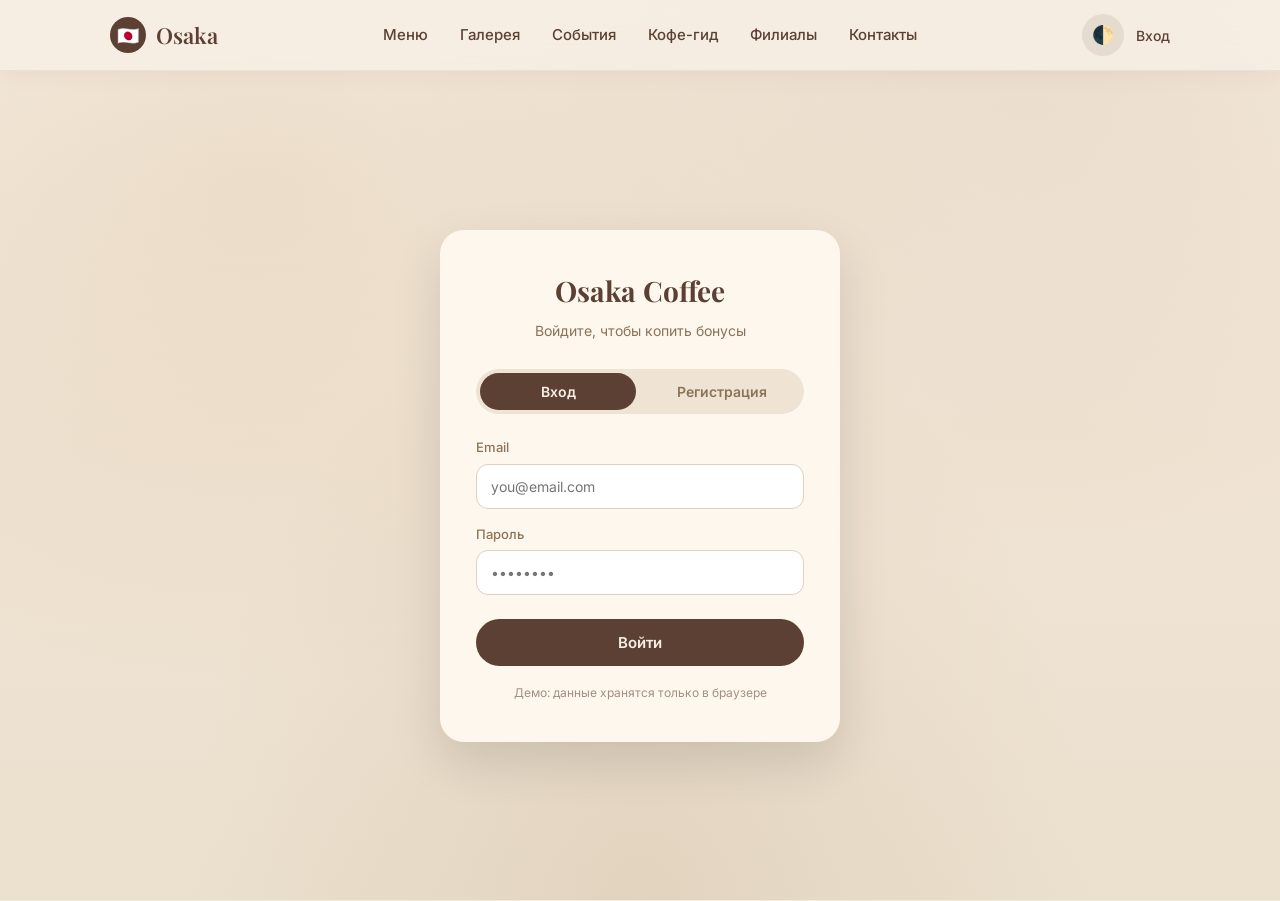
<file: account.html>
<!DOCTYPE html>
<html lang="ru">
<head>
  <meta charset="UTF-8">
  <meta name="viewport" content="width=device-width, initial-scale=1.0">
  <title>Кабинет — Osaka Coffee</title>
  <link href="https://fonts.googleapis.com/css2?family=Playfair+Display:wght@500;600;700&family=Inter:wght@400;500;600&display=swap" rel="stylesheet">
  <link rel="stylesheet" href="style.css">
  <style>
    .account-page {
      padding: 50px 20px 80px;
      max-width: 640px;
      margin: 0 auto;
    }
    .account-card {
      background: rgba(255,248,240,0.97);
      border-radius: 24px;
      padding: 32px 28px;
      box-shadow: 0 16px 40px rgba(0,0,0,0.1);
      margin-bottom: 24px;
    }
    .account-top {
      text-align: center;
      margin-bottom: 24px;
    }
    .account-avatar {
      width: 72px; height: 72px;
      background: #5c4033;
      color: #f7efe4;
      border-radius: 50%;
      display: flex; align-items: center; justify-content: center;
      font-size: 28px; font-weight: 600;
      margin: 0 auto 14px;
    }
    .account-card h1 {
      font-family: 'Playfair Display', serif;
      font-size: 24px;
      color: #5c4033;
      margin-bottom: 4px;
    }
    .account-email { color: #8b7355; font-size: 14px; }

    .stats {
      display: grid;
      grid-template-columns: 1fr 1fr;
      gap: 12px;
      margin-bottom: 20px;
    }
    .stat {
      background: #efe4d4;
      border-radius: 14px;
      padding: 16px;
      text-align: center;
    }
    .stat .label { font-size: 12px; color: #8b7355; margin-bottom: 4px; }
    .stat .value { font-size: 22px; font-weight: 700; color: #5c4033; }

    .account-actions {
      display: flex;
      flex-direction: column;
      gap: 10px;
    }
    .account-actions a,
    .account-actions button {
      display: block;
      width: 100%;
      padding: 13px;
      border-radius: 30px;
      font-size: 14px;
      font-weight: 600;
      text-decoration: none;
      border: none;
      cursor: pointer;
      font-family: inherit;
      text-align: center;
    }
    .btn-main { background: #5c4033; color: #f7efe4; }
    .btn-main:hover { background: #3d2b1f; }
    .btn-out {
      background: transparent;
      color: #8b7355;
      border: 1.5px solid #d4c4b0 !important;
    }

    .orders-title {
      font-family: 'Playfair Display', serif;
      font-size: 20px;
      color: #5c4033;
      margin-bottom: 14px;
    }
    .order-item {
      background: #fff;
      border-radius: 14px;
      padding: 16px;
      margin-bottom: 12px;
      border: 1px solid rgba(92,64,51,0.08);
    }
    .order-head {
      display: flex;
      justify-content: space-between;
      align-items: center;
      margin-bottom: 10px;
      gap: 10px;
      flex-wrap: wrap;
    }
    .order-date { font-size: 13px; color: #8b7355; }
    .order-total { font-weight: 700; color: #5c4033; font-size: 15px; }
    .order-lines {
      font-size: 13px;
      color: #5c4033;
      line-height: 1.5;
    }
    .order-lines div { margin-bottom: 2px; }
    .orders-empty {
      text-align: center;
      color: #8b7355;
      padding: 30px 10px;
      font-size: 14px;
    }
  </style>
</head>
<body class="light">
  <header class="header">
    <div class="container header-inner">
      <a href="index.html" class="logo" id="logo">
        <div class="logo-icon">🇯🇵</div>
        <div class="logo-text">Osaka</div>
      </a>
      <nav class="nav" id="nav">
        <a href="index.html#menu" class="nav-link">Меню</a>
        <a href="gallery.html" class="nav-link">Галерея</a>
        <a href="events.html" class="nav-link">События</a>
        <a href="guide.html" class="nav-link">Кофе-гид</a>
        <a href="branches.html" class="nav-link">Филиалы</a>
        <a href="index.html#contacts" class="nav-link">Контакты</a>
      </nav>
      <div class="header-right">
        <button class="theme-btn" id="theme-btn">🌓</button>
        <a href="account.html" class="nav-link" style="font-size:14px;">Кабинет</a>
        <button class="burger" id="burger"><span></span><span></span><span></span></button>
      </div>
    </div>
  </header>

  <div class="account-page">
    <div class="account-card">
      <div class="account-top">
        <div class="account-avatar" id="avatar">?</div>
        <h1 id="user-name">Гость</h1>
        <p class="account-email" id="user-email">—</p>
      </div>

      <div class="stats">
        <div class="stat">
          <div class="label">Бонусы</div>
          <div class="value" id="user-bonuses">0</div>
        </div>
        <div class="stat">
          <div class="label">Заказов</div>
          <div class="value" id="orders-count">0</div>
        </div>
      </div>

      <div class="account-actions">
        <a href="index.html#menu" class="btn-main">В меню</a>
        <button class="btn-out" id="logout-btn">Выйти</button>
      </div>
    </div>

    <div class="account-card">
      <h2 class="orders-title">История заказов</h2>
      <div id="orders-list">
        <div class="orders-empty">Пока нет заказов</div>
      </div>
    </div>
  </div>

  <script src="script.js"></script>
  <script>
    const user = JSON.parse(localStorage.getItem('osaka_user') || 'null');
    if (!user) {
      window.location.href = 'login.html';
    } else {
      document.getElementById('user-name').textContent = user.name;
      document.getElementById('user-email').textContent = user.email;
      document.getElementById('user-bonuses').textContent = user.bonuses || 0;
      document.getElementById('avatar').textContent = (user.name || '?')[0].toUpperCase();

      const allOrders = JSON.parse(localStorage.getItem('osaka_orders') || '[]');
      // заказы этого пользователя (по email) или без аккаунта с тем же телефоном — по email
      const myOrders = allOrders.filter(o => o.email === user.email);

      document.getElementById('orders-count').textContent = myOrders.length;

      const list = document.getElementById('orders-list');
      if (myOrders.length === 0) {
        list.innerHTML = '<div class="orders-empty">Пока нет заказов. Оформите первый из меню!</div>';
      } else {
        list.innerHTML = myOrders.map(o => `
          <div class="order-item">
            <div class="order-head">
              <span class="order-date">${o.date}</span>
              <span class="order-total">${o.total} сом</span>
            </div>
            <div class="order-lines">
              ${o.items.map(i => `<div>${i.name}${i.qty > 1 ? ' ×' + i.qty : ''} — ${i.price}</div>`).join('')}
            </div>
          </div>
        `).join('');
      }
    }

    document.getElementById('logout-btn').addEventListener('click', () => {
      localStorage.removeItem('osaka_user');
      window.location.href = 'login.html';
    });
  </script>
</body>
</html>
</file>
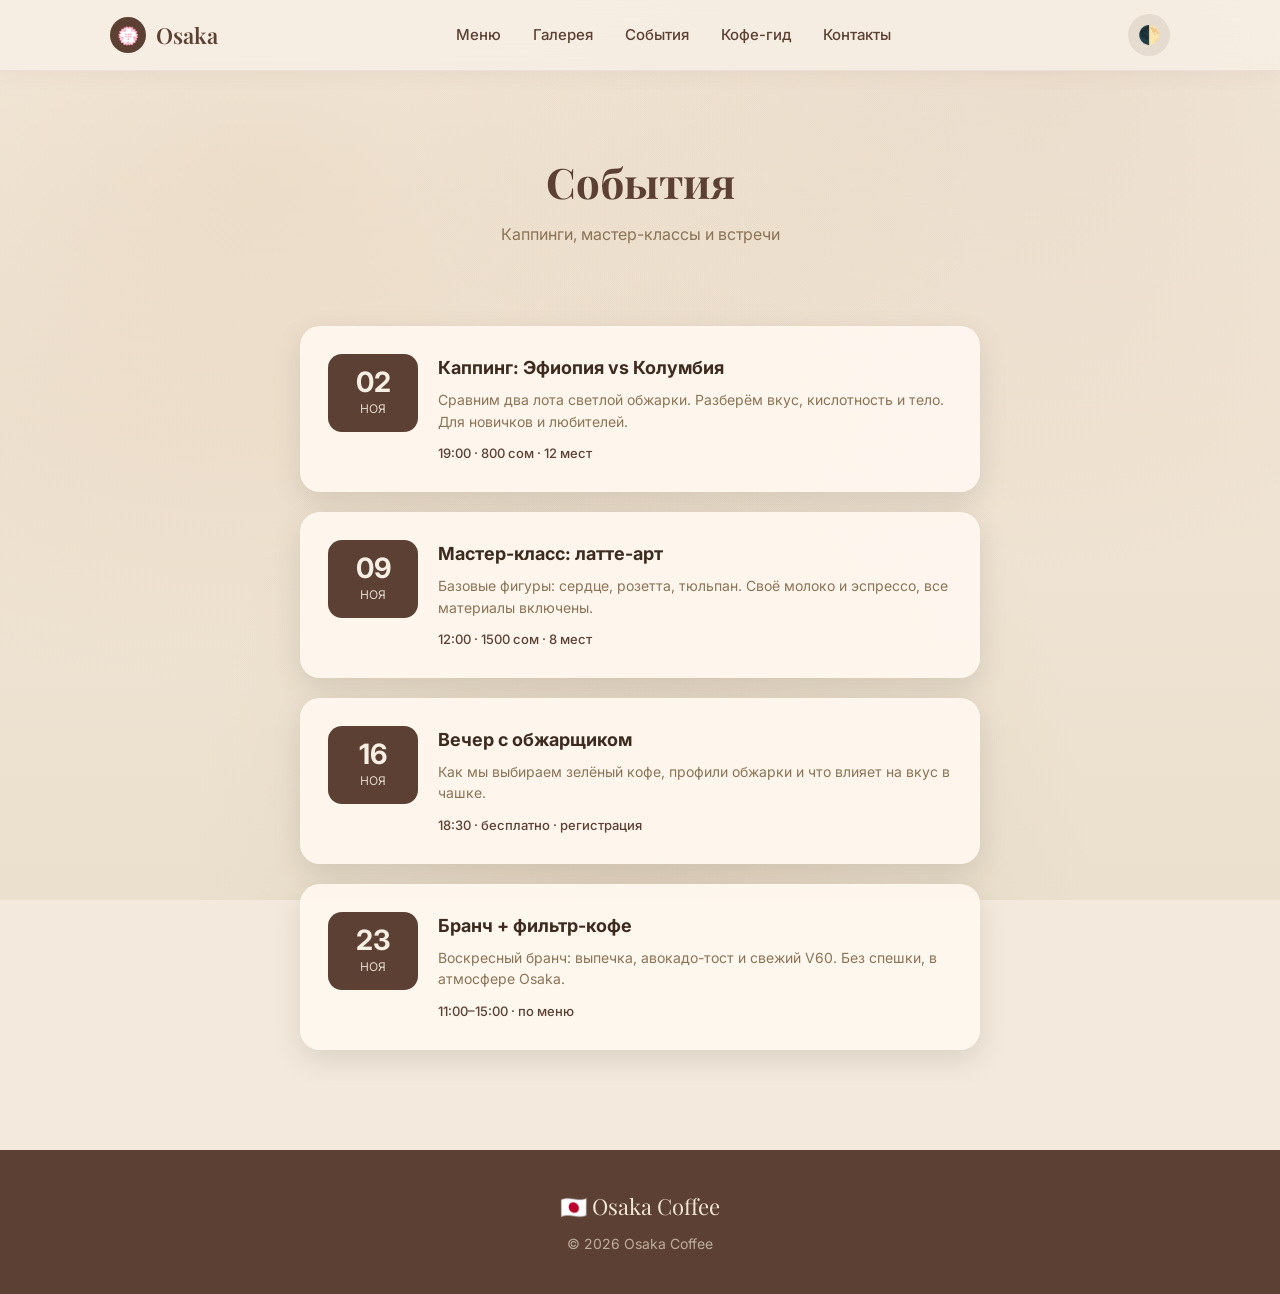
<file: events.html>
<!DOCTYPE html>
<html lang="ru">
<head>
  <meta charset="UTF-8">
  <meta name="viewport" content="width=device-width, initial-scale=1.0">
  <title>События — Osaka Coffee</title>
  <link href="https://fonts.googleapis.com/css2?family=Playfair+Display:wght@500;600;700&family=Inter:wght@400;500;600&display=swap" rel="stylesheet">
  <link rel="stylesheet" href="style.css">
  <style>
    .events-hero { padding: 80px 0 40px; text-align: center; }
    .events-list { max-width: 720px; margin: 0 auto; padding-bottom: 80px; }
    .event-card {
      background: rgba(255,248,240,0.95);
      border-radius: 20px;
      padding: 28px;
      margin-bottom: 20px;
      box-shadow: 0 10px 30px rgba(0,0,0,0.1);
      display: grid;
      grid-template-columns: 90px 1fr;
      gap: 20px;
      align-items: start;
    }
    .event-date {
      background: #5c4033;
      color: #f7efe4;
      border-radius: 14px;
      text-align: center;
      padding: 14px 8px;
    }
    .event-date .day { font-size: 28px; font-weight: 700; line-height: 1; }
    .event-date .month { font-size: 12px; opacity: 0.85; margin-top: 4px; }
    .event-card h3 { font-size: 18px; color: #3d2b1f; margin-bottom: 8px; }
    .event-card p { font-size: 14px; color: #8b7355; line-height: 1.55; margin-bottom: 12px; }
    .event-meta { font-size: 13px; color: #5c4033; font-weight: 500; }
    @media (max-width: 500px) {
      .event-card { grid-template-columns: 1fr; }
      .event-date { display: flex; gap: 10px; align-items: center; justify-content: center; padding: 10px; }
      .event-date .day { font-size: 22px; }
    }
  </style>
</head>
<body class="light">
  <header class="header">
    <div class="container header-inner">
      <a href="index.html" class="logo" id="logo">
        <div class="logo-icon">💮</div>
        <div class="logo-text">Osaka</div>
      </a>
      <nav class="nav" id="nav">
        <a href="index.html#menu" class="nav-link">Меню</a>
        <a href="gallery.html" class="nav-link">Галерея</a>
        <a href="events.html" class="nav-link">События</a>
        <a href="guide.html" class="nav-link">Кофе-гид</a>
        <a href="index.html#contacts" class="nav-link">Контакты</a>
      </nav>
      <div class="header-right">
        <button class="theme-btn" id="theme-btn">🌓</button>
        <button class="burger" id="burger"><span></span><span></span><span></span></button>
      </div>
    </div>
  </header>

  <section class="events-hero container">
    <h1 class="section-title">События</h1>
    <p class="section-subtitle">Каппинги, мастер-классы и встречи</p>
  </section>

  <div class="container events-list">
    <div class="event-card">
      <div class="event-date">
        <div class="day">02</div>
        <div class="month">НОЯ</div>
      </div>
      <div>
        <h3>Каппинг: Эфиопия vs Колумбия</h3>
        <p>Сравним два лота светлой обжарки. Разберём вкус, кислотность и тело. Для новичков и любителей.</p>
        <div class="event-meta">19:00 · 800 сом · 12 мест</div>
      </div>
    </div>

    <div class="event-card">
      <div class="event-date">
        <div class="day">09</div>
        <div class="month">НОЯ</div>
      </div>
      <div>
        <h3>Мастер-класс: латте-арт</h3>
        <p>Базовые фигуры: сердце, розетта, тюльпан. Своё молоко и эспрессо, все материалы включены.</p>
        <div class="event-meta">12:00 · 1500 сом · 8 мест</div>
      </div>
    </div>

    <div class="event-card">
      <div class="event-date">
        <div class="day">16</div>
        <div class="month">НОЯ</div>
      </div>
      <div>
        <h3>Вечер с обжарщиком</h3>
        <p>Как мы выбираем зелёный кофе, профили обжарки и что влияет на вкус в чашке.</p>
        <div class="event-meta">18:30 · бесплатно · регистрация</div>
      </div>
    </div>

    <div class="event-card">
      <div class="event-date">
        <div class="day">23</div>
        <div class="month">НОЯ</div>
      </div>
      <div>
        <h3>Бранч + фильтр-кофе</h3>
        <p>Воскресный бранч: выпечка, авокадо-тост и свежий V60. Без спешки, в атмосфере Osaka.</p>
        <div class="event-meta">11:00–15:00 · по меню</div>
      </div>
    </div>
  </div>

  <footer class="footer">
    <div class="container">
      <div class="footer-logo">🇯🇵 Osaka Coffee</div>
      <p>© 2026 Osaka Coffee</p>
    </div>
  </footer>
  <script src="script.js"></script>
</body>
</html>
</file>
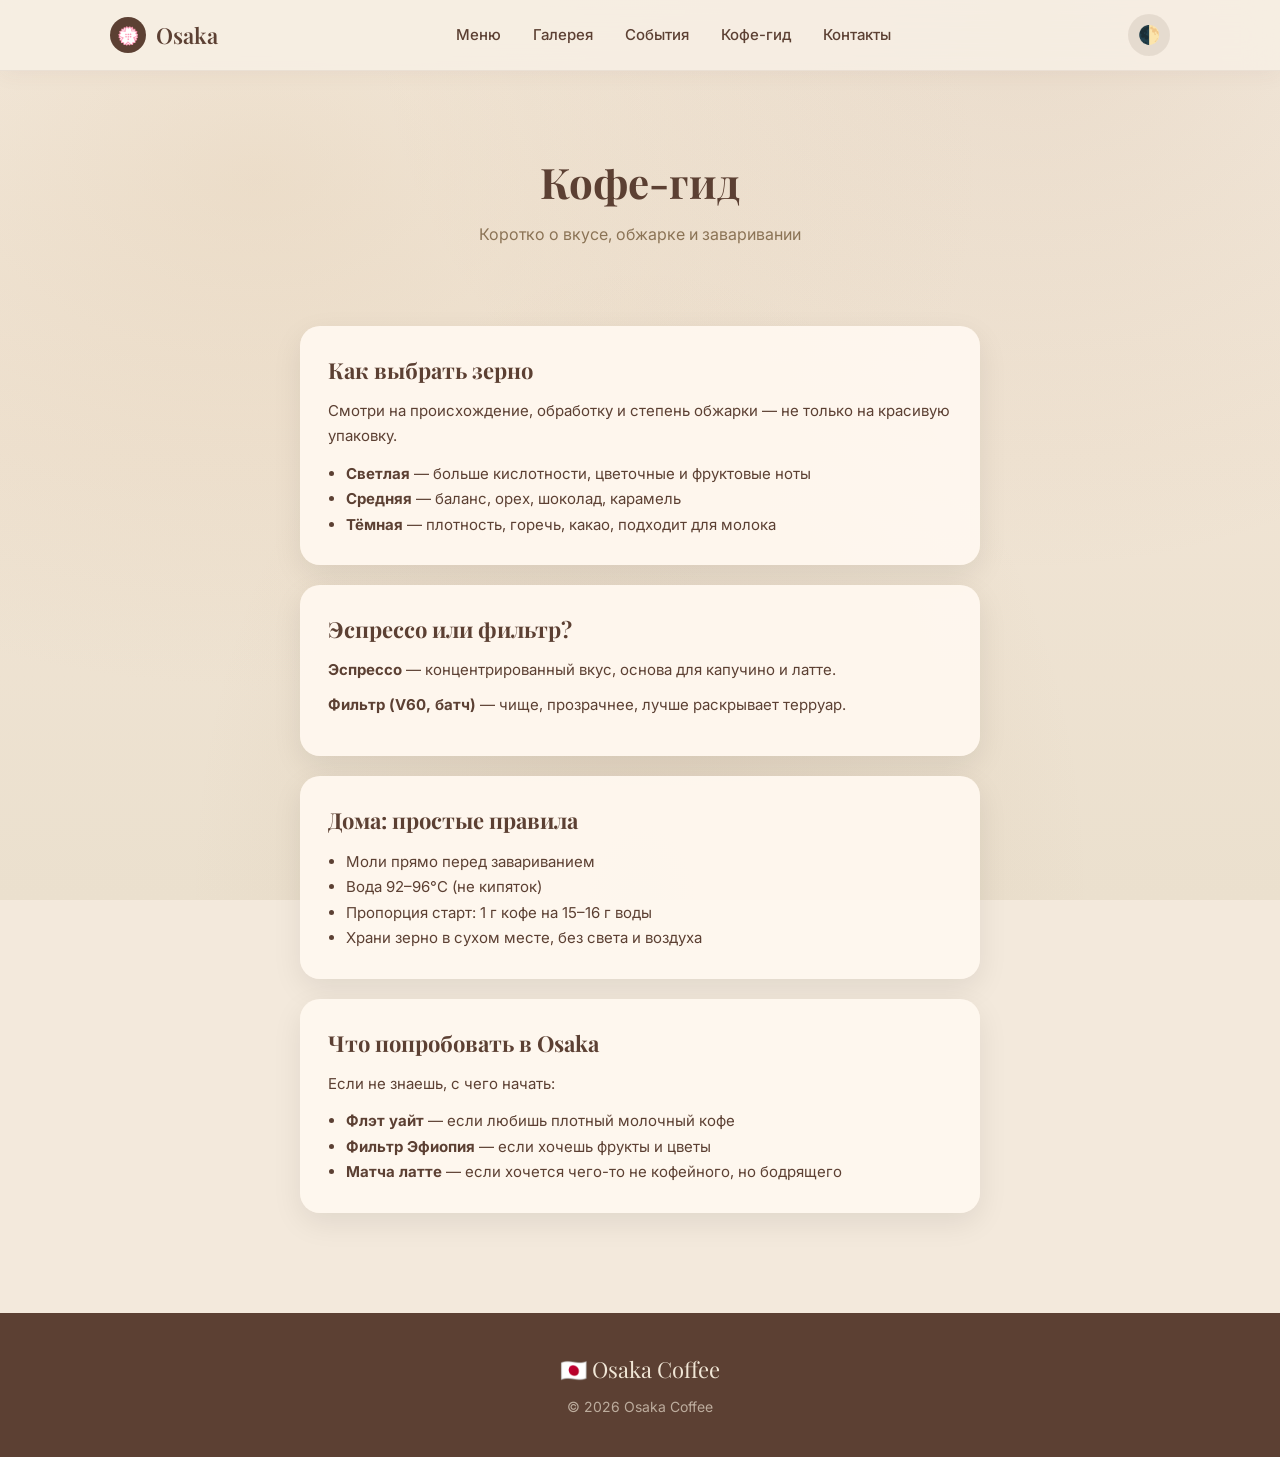
<file: guide.html>
<!DOCTYPE html>
<html lang="ru">
<head>
  <meta charset="UTF-8">
  <meta name="viewport" content="width=device-width, initial-scale=1.0">
  <title>Кофе-гид — Osaka Coffee</title>
  <link href="https://fonts.googleapis.com/css2?family=Playfair+Display:wght@500;600;700&family=Inter:wght@400;500;600&display=swap" rel="stylesheet">
  <link rel="stylesheet" href="style.css">
  <style>
    .guide-hero { padding: 80px 0 40px; text-align: center; }
    .guide-content { max-width: 720px; margin: 0 auto; padding-bottom: 80px; }
    .guide-block {
      background: rgba(255,248,240,0.95);
      border-radius: 20px;
      padding: 28px;
      margin-bottom: 20px;
      box-shadow: 0 10px 30px rgba(0,0,0,0.08);
    }
    .guide-block h3 {
      font-family: 'Playfair Display', serif;
      font-size: 22px;
      color: #5c4033;
      margin-bottom: 12px;
    }
    .guide-block p {
      font-size: 15px;
      color: #5c4033;
      line-height: 1.65;
      margin-bottom: 10px;
    }
    .guide-block ul {
      margin: 12px 0 0 18px;
      color: #5c4033;
      font-size: 15px;
      line-height: 1.7;
    }
  </style>
</head>
<body class="light">
  <header class="header">
    <div class="container header-inner">
      <a href="index.html" class="logo" id="logo">
        <div class="logo-icon">💮</div>
        <div class="logo-text">Osaka</div>
      </a>
      <nav class="nav" id="nav">
        <a href="index.html#menu" class="nav-link">Меню</a>
        <a href="gallery.html" class="nav-link">Галерея</a>
        <a href="events.html" class="nav-link">События</a>
        <a href="guide.html" class="nav-link">Кофе-гид</a>
        <a href="index.html#contacts" class="nav-link">Контакты</a>
      </nav>
      <div class="header-right">
        <button class="theme-btn" id="theme-btn">🌓</button>
        <button class="burger" id="burger"><span></span><span></span><span></span></button>
      </div>
    </div>
  </header>

  <section class="guide-hero container">
    <h1 class="section-title">Кофе-гид</h1>
    <p class="section-subtitle">Коротко о вкусе, обжарке и заваривании</p>
  </section>

  <div class="container guide-content">
    <div class="guide-block">
      <h3>Как выбрать зерно</h3>
      <p>Смотри на происхождение, обработку и степень обжарки — не только на красивую упаковку.</p>
      <ul>
        <li><strong>Светлая</strong> — больше кислотности, цветочные и фруктовые ноты</li>
        <li><strong>Средняя</strong> — баланс, орех, шоколад, карамель</li>
        <li><strong>Тёмная</strong> — плотность, горечь, какао, подходит для молока</li>
      </ul>
    </div>

    <div class="guide-block">
      <h3>Эспрессо или фильтр?</h3>
      <p><strong>Эспрессо</strong> — концентрированный вкус, основа для капучино и латте.</p>
      <p><strong>Фильтр (V60, батч)</strong> — чище, прозрачнее, лучше раскрывает терруар.</p>
    </div>

    <div class="guide-block">
      <h3>Дома: простые правила</h3>
      <ul>
        <li>Моли прямо перед завариванием</li>
        <li>Вода 92–96°C (не кипяток)</li>
        <li>Пропорция старт: 1 г кофе на 15–16 г воды</li>
        <li>Храни зерно в сухом месте, без света и воздуха</li>
      </ul>
    </div>

    <div class="guide-block">
      <h3>Что попробовать в Osaka</h3>
      <p>Если не знаешь, с чего начать:</p>
      <ul>
        <li><strong>Флэт уайт</strong> — если любишь плотный молочный кофе</li>
        <li><strong>Фильтр Эфиопия</strong> — если хочешь фрукты и цветы</li>
        <li><strong>Матча латте</strong> — если хочется чего-то не кофейного, но бодрящего</li>
      </ul>
    </div>
  </div>

  <footer class="footer">
    <div class="container">
      <div class="footer-logo">🇯🇵 Osaka Coffee</div>
      <p>© 2026 Osaka Coffee</p>
    </div>
  </footer>
  <script src="script.js"></script>
</body>
</html>
</file>
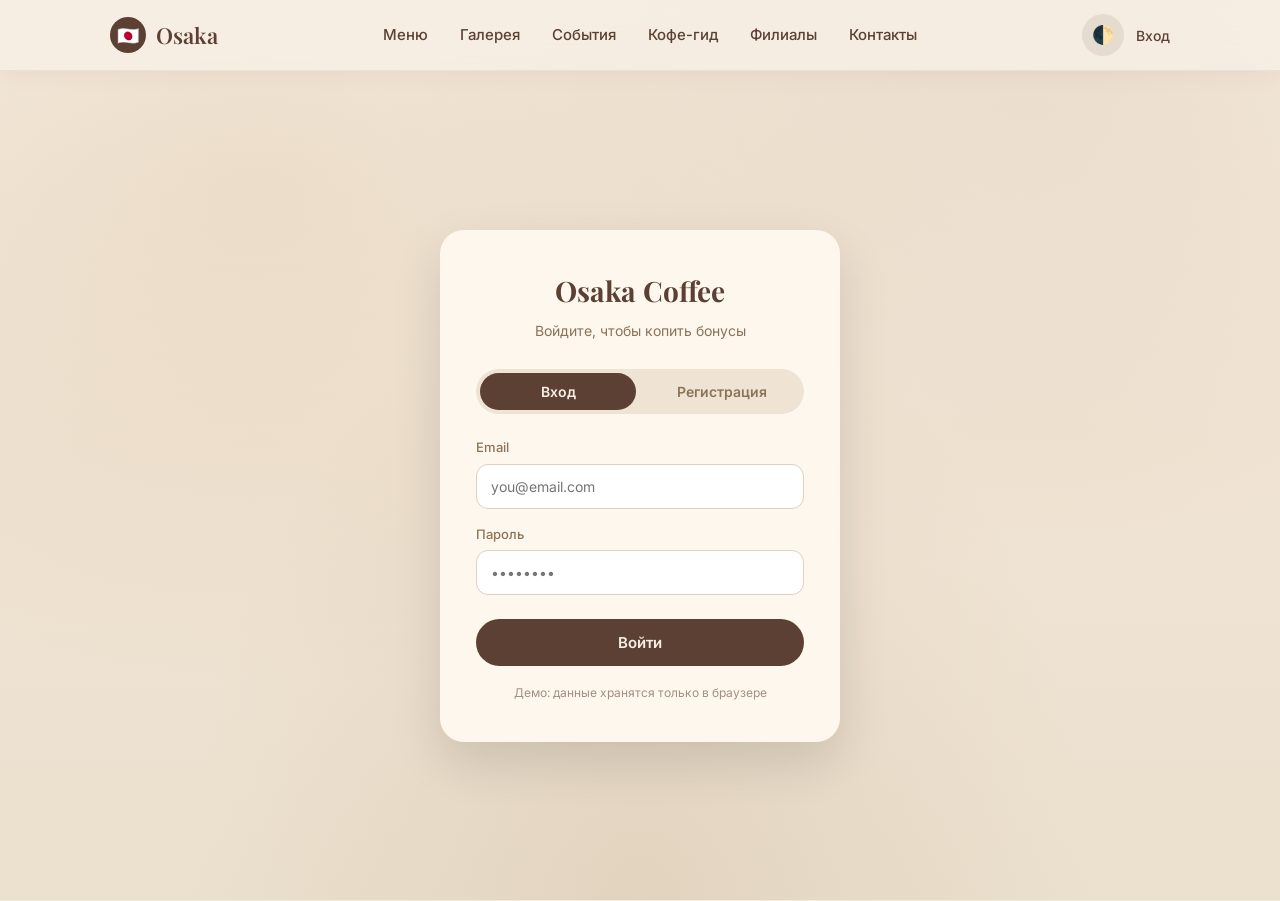
<file: login.html>
<!DOCTYPE html>
<html lang="ru">
<head>
  <meta charset="UTF-8">
  <meta name="viewport" content="width=device-width, initial-scale=1.0">
  <title>Вход — Osaka Coffee</title>
  <link href="https://fonts.googleapis.com/css2?family=Playfair+Display:wght@500;600;700&family=Inter:wght@400;500;600&display=swap" rel="stylesheet">
  <link rel="stylesheet" href="style.css">
  <style>
    .auth-page {
      min-height: calc(100vh - 70px);
      display: flex;
      align-items: center;
      justify-content: center;
      padding: 40px 20px;
    }
    .auth-card {
      background: rgba(255, 248, 240, 0.97);
      border-radius: 24px;
      padding: 40px 36px;
      width: 100%;
      max-width: 400px;
      box-shadow: 0 20px 50px rgba(0,0,0,0.12);
    }
    .auth-card h1 {
      font-family: 'Playfair Display', serif;
      font-size: 28px;
      color: #5c4033;
      text-align: center;
      margin-bottom: 8px;
    }
    .auth-sub {
      text-align: center;
      color: #8b7355;
      font-size: 14px;
      margin-bottom: 28px;
    }
    .auth-tabs {
      display: flex;
      gap: 8px;
      margin-bottom: 24px;
      background: #efe4d4;
      padding: 4px;
      border-radius: 30px;
    }
    .auth-tab {
      flex: 1;
      border: none;
      background: transparent;
      padding: 10px;
      border-radius: 26px;
      font-size: 14px;
      font-weight: 600;
      color: #8b7355;
      cursor: pointer;
      font-family: inherit;
      transition: all 0.2s;
    }
    .auth-tab.active {
      background: #5c4033;
      color: #f7efe4;
    }
    .auth-form { display: none; }
    .auth-form.active { display: block; }
    .field {
      margin-bottom: 16px;
    }
    .field label {
      display: block;
      font-size: 13px;
      color: #8b7355;
      margin-bottom: 6px;
      font-weight: 500;
    }
    .field input {
      width: 100%;
      padding: 13px 14px;
      border: 1.5px solid #e0d0bc;
      border-radius: 12px;
      font-size: 14px;
      font-family: inherit;
      color: #3d2b1f;
      background: #fff;
      outline: none;
      transition: border-color 0.2s;
    }
    .field input:focus {
      border-color: #c4a484;
    }
    .auth-error {
      background: #fde8e8;
      color: #b33;
      font-size: 13px;
      padding: 10px 12px;
      border-radius: 10px;
      margin-bottom: 14px;
      display: none;
    }
    .auth-error.show { display: block; }
    .auth-success {
      background: #e6f4ea;
      color: #1e7a3a;
      font-size: 13px;
      padding: 10px 12px;
      border-radius: 10px;
      margin-bottom: 14px;
      display: none;
    }
    .auth-success.show { display: block; }
    .auth-submit {
      width: 100%;
      padding: 14px;
      margin-top: 8px;
      border: none;
      border-radius: 30px;
      background: #5c4033;
      color: #f7efe4;
      font-size: 15px;
      font-weight: 600;
      cursor: pointer;
      font-family: inherit;
      transition: background 0.2s;
    }
    .auth-submit:hover { background: #3d2b1f; }
    .auth-note {
      text-align: center;
      font-size: 12px;
      color: #a09080;
      margin-top: 18px;
    }
  </style>
</head>
<body class="light">
  <header class="header">
    <div class="container header-inner">
      <a href="index.html" class="logo" id="logo">
        <div class="logo-icon">🇯🇵</div>
        <div class="logo-text">Osaka</div>
      </a>
      <nav class="nav" id="nav">
        <a href="index.html#menu" class="nav-link">Меню</a>
        <a href="gallery.html" class="nav-link">Галерея</a>
        <a href="events.html" class="nav-link">События</a>
        <a href="guide.html" class="nav-link">Кофе-гид</a>
        <a href="branches.html" class="nav-link">Филиалы</a>
        <a href="index.html#contacts" class="nav-link">Контакты</a>
      </nav>
      <div class="header-right">
        <button class="theme-btn" id="theme-btn">🌓</button>
        <a href="login.html" class="nav-link" id="auth-link" style="font-size:14px;">Вход</a>
        <button class="burger" id="burger"><span></span><span></span><span></span></button>
      </div>
    </div>
  </header>

  <div class="auth-page">
    <div class="auth-card">
      <h1>Osaka Coffee</h1>
      <p class="auth-sub">Войдите, чтобы копить бонусы</p>

      <div class="auth-tabs">
        <button class="auth-tab active" data-form="login">Вход</button>
        <button class="auth-tab" data-form="register">Регистрация</button>
      </div>

      <div class="auth-error" id="auth-error"></div>
      <div class="auth-success" id="auth-success"></div>

      <!-- Вход -->
      <form class="auth-form active" id="login-form">
        <div class="field">
          <label>Email</label>
          <input type="email" id="login-email" placeholder="you@email.com" required>
        </div>
        <div class="field">
          <label>Пароль</label>
          <input type="password" id="login-password" placeholder="••••••••" required>
        </div>
        <button type="submit" class="auth-submit">Войти</button>
      </form>

      <!-- Регистрация -->
      <form class="auth-form" id="register-form">
        <div class="field">
          <label>Имя</label>
          <input type="text" id="reg-name" placeholder="Как к вам обращаться" required>
        </div>
        <div class="field">
          <label>Email</label>
          <input type="email" id="reg-email" placeholder="you@email.com" required>
        </div>
        <div class="field">
          <label>Пароль</label>
          <input type="password" id="reg-password" placeholder="Минимум 6 символов" required minlength="6">
        </div>
        <button type="submit" class="auth-submit">Создать аккаунт</button>
      </form>

      <p class="auth-note">Демо: данные хранятся только в браузере</p>
    </div>
  </div>

  <script src="script.js"></script>
  <script>
    const errorEl = document.getElementById('auth-error');
    const successEl = document.getElementById('auth-success');

    function showError(msg) {
      errorEl.textContent = msg;
      errorEl.classList.add('show');
      successEl.classList.remove('show');
    }
    function showSuccess(msg) {
      successEl.textContent = msg;
      successEl.classList.add('show');
      errorEl.classList.remove('show');
    }
    function hideMessages() {
      errorEl.classList.remove('show');
      successEl.classList.remove('show');
    }

    // Табы
    document.querySelectorAll('.auth-tab').forEach(tab => {
      tab.addEventListener('click', () => {
        document.querySelectorAll('.auth-tab').forEach(t => t.classList.remove('active'));
        document.querySelectorAll('.auth-form').forEach(f => f.classList.remove('active'));
        tab.classList.add('active');
        document.getElementById(tab.dataset.form + '-form').classList.add('active');
        hideMessages();
      });
    });

    // Регистрация
    document.getElementById('register-form').addEventListener('submit', e => {
      e.preventDefault();
      const name = document.getElementById('reg-name').value.trim();
      const email = document.getElementById('reg-email').value.trim().toLowerCase();
      const password = document.getElementById('reg-password').value;

      if (password.length < 6) {
        showError('Пароль минимум 6 символов');
        return;
      }

      const users = JSON.parse(localStorage.getItem('osaka_users') || '[]');
      if (users.find(u => u.email === email)) {
        showError('Такой email уже зарегистрирован');
        return;
      }

      users.push({ name, email, password, bonuses: 50 });
      localStorage.setItem('osaka_users', JSON.stringify(users));
      localStorage.setItem('osaka_user', JSON.stringify({ name, email, bonuses: 50 }));

      showSuccess('Аккаунт создан! Бонус: 50 баллов');
      setTimeout(() => { window.location.href = 'account.html'; }, 900);
    });

    // Вход
    document.getElementById('login-form').addEventListener('submit', e => {
      e.preventDefault();
      const email = document.getElementById('login-email').value.trim().toLowerCase();
      const password = document.getElementById('login-password').value;

      const users = JSON.parse(localStorage.getItem('osaka_users') || '[]');
      const user = users.find(u => u.email === email && u.password === password);

      if (!user) {
        showError('Неверный email или пароль');
        return;
      }

      localStorage.setItem('osaka_user', JSON.stringify({
        name: user.name,
        email: user.email,
        bonuses: user.bonuses || 0
      }));

      showSuccess('С возвращением, ' + user.name + '!');
      setTimeout(() => { window.location.href = 'account.html'; }, 800);
    });

    // Если уже вошёл — на аккаунт
    if (localStorage.getItem('osaka_user')) {
      window.location.href = 'account.html';
    }
  </script>
</body>
</html>
</file>
<file: style.css>
/* ===== работали Эрлан и Илим ===== */
* {
    margin: 0;
    padding: 0;
    box-sizing: border-box;
}

html {
    scroll-behavior: smooth;
}

body {
    font-family: 'Inter', sans-serif;
    color: #3d2b1f;
    line-height: 1.5;
    min-height: 100vh;
    background-attachment: fixed;
}

/* ===== Светлая тема ===== */
body.light {
    background-color: #f3e9dc;
    background-image: 
        radial-gradient(ellipse at 20% 20%, rgba(210, 180, 140, 0.25) 0%, transparent 50%),
        radial-gradient(ellipse at 80% 0%, rgba(180, 140, 100, 0.18) 0%, transparent 45%),
        radial-gradient(ellipse at 50% 100%, rgba(160, 120, 80, 0.12) 0%, transparent 50%),
        linear-gradient(180deg, #f7efe4 0%, #f0e4d4 50%, #ebe0ce 100%);
}

body.light .header {
    background: rgba(247, 239, 228, 0.9);
    border-bottom: 1px solid rgba(92, 64, 51, 0.08);
    box-shadow: 0 4px 20px rgba(92, 64, 51, 0.05);
}

body.light .logo-text,
body.light .nav-link {
    color: #5c4033;
}

body.light .nav-link::after {
    background: #5c4033;
}

body.light .logo-icon {
    background: #5c4033;
    color: #fff;
}

body.light .burger span {
    background: #5c4033;
}

body.light .section-title {
    color: #5c4033;
}

body.light .section-subtitle {
    color: #8b7355;
}

body.light .tab {
    border-color: #5c4033;
    color: #5c4033;
}

body.light .tab:hover {
    background: rgba(92, 64, 51, 0.08);
}

body.light .tab.active {
    background: #5c4033;
    color: #f7efe4;
}

body.light .about {
    background: #efe4d4;
}

body.light .about-text h2,
body.light .about-text p {
    color: #5c4033;
}

body.light .footer {
    background: #5c4033;
}

body.light .theme-btn {
    background: rgba(92, 64, 51, 0.1);
}

body.light .cart-btn {
    background: #5c4033;
    color: #f7efe4;
}

body.light .cart-count {
    background: #c4a484;
    color: #3d2b1f;
    border-color: #f7efe4;
}

/* ===== Тёмная тема ===== */
body.dark {
    background-color: #1a120b;
    background-image: 
        radial-gradient(ellipse 100% 80% at 50% -30%, rgba(255, 236, 210, 0.22) 0%, transparent 55%),
        radial-gradient(ellipse 70% 50% at 100% 20%, rgba(180, 130, 80, 0.12) 0%, transparent 50%),
        radial-gradient(ellipse 60% 40% at 0% 90%, rgba(140, 90, 50, 0.1) 0%, transparent 50%),
        linear-gradient(165deg, #2a1f16 0%, #1f1610 40%, #18120c 100%);
}

body.dark .header {
    background: rgba(30, 22, 15, 0.85);
    border-bottom: 1px solid rgba(255, 236, 210, 0.08);
    box-shadow: 0 4px 30px rgba(0, 0, 0, 0.25);
}

body.dark .logo-text,
body.dark .nav-link {
    color: #f0e6d6;
}

body.dark .nav-link::after {
    background: #e8d5b8;
}

body.dark .logo-icon {
    background: #c4a484;
    color: #1a120b;
}

body.dark .burger span {
    background: #f0e6d6;
}

body.dark .section-title {
    color: #f0e6d6;
}

body.dark .section-subtitle {
    color: #b9a48a;
}

body.dark .tab {
    border-color: #c4a484;
    color: #e8d5b8;
}

body.dark .tab:hover {
    background: rgba(196, 164, 132, 0.15);
}

body.dark .tab.active {
    background: #c4a484;
    color: #1a120b;
}

body.dark .about {
    background: rgba(40, 30, 22, 0.55);
}

body.dark .about-text h2 {
    color: #f0e6d6;
}

body.dark .about-text p {
    color: #d4c4b0;
}

body.dark .footer {
    background: #120c08;
}

body.dark .theme-btn {
    background: rgba(196, 164, 132, 0.2);
}

body.dark .cart-btn {
    background: #c4a484;
    color: #1a120b;
}

body.dark .cart-count {
    background: #5c4033;
    color: #f7efe4;
    border-color: #1a120b;
}

.container {
    max-width: 1100px;
    margin: 0 auto;
    padding: 0 20px;
}

/* ===== Кнопки ===== */
.btn {
    display: inline-flex;
    align-items: center;
    justify-content: center;
    border: none;
    cursor: pointer;
    font-family: inherit;
    font-weight: 600;
    text-decoration: none;
    transition: all 0.25s ease;
    user-select: none;
}

.btn-primary {
    background: #f0e6d6;
    color: #1a120b;
    padding: 15px 36px;
    border-radius: 50px;
    font-size: 15px;
    box-shadow: 0 4px 20px rgba(0,0,0,0.15);
}

.btn-primary:hover {
    transform: translateY(-3px);
    box-shadow: 0 10px 30px rgba(0,0,0,0.25);
    background: #fff;
}

.btn-sm {
    background: #5c4033;
    color: #f7efe4;
    padding: 9px 18px;
    border-radius: 30px;
    font-size: 13px;
}

.btn-sm:hover {
    background: #3d2b1f;
    transform: translateY(-2px);
}

.btn-sm.added {
    background: #2e7d32;
    pointer-events: none;
}

/* ===== Шапка ===== */
.header {
    backdrop-filter: blur(16px);
    -webkit-backdrop-filter: blur(16px);
    position: sticky;
    top: 0;
    z-index: 100;
}

.header-inner {
    position: relative;
    display: flex;
    justify-content: space-between;
    align-items: center;
    height: 70px;
}

.logo {
    display: flex;
    align-items: center;
    gap: 10px;
    text-decoration: none;
    color: inherit;
    cursor: pointer;
    transition: opacity 0.2s;
}

.logo:hover {
    opacity: 0.85;
}

.logo-icon {
    width: 36px;
    height: 36px;
    border-radius: 50%;
    display: flex;
    align-items: center;
    justify-content: center;
    font-size: 18px;
}

.logo-text {
    font-family: 'Playfair Display', serif;
    font-size: 22px;
    font-weight: 600;
}

.nav {
    display: flex;
    gap: 32px;
}

.nav-link {
    text-decoration: none;
    font-weight: 500;
    font-size: 15px;
    position: relative;
    padding: 4px 0;
}

.nav-link::after {
    content: '';
    position: absolute;
    bottom: 0;
    left: 0;
    width: 0;
    height: 2px;
    transition: width 0.25s ease;
}

.nav-link:hover::after {
    width: 100%;
}

.header-right {
    display: flex;
    align-items: center;
    gap: 12px;
}

.theme-btn {
    width: 42px;
    height: 42px;
    border-radius: 50%;
    border: none;
    cursor: pointer;
    font-size: 18px;
    display: flex;
    align-items: center;
    justify-content: center;
    transition: all 0.25s;
}

.theme-btn:hover {
    transform: scale(1.06);
}

.cart-btn {
    position: relative;
    border: none;
    cursor: pointer;
    width: 42px;
    height: 42px;
    border-radius: 50%;
    display: flex;
    align-items: center;
    justify-content: center;
    font-size: 18px;
    transition: transform 0.2s, background 0.2s;
}

.cart-btn:hover {
    transform: scale(1.06);
}

.cart-count {
    position: absolute;
    top: -4px;
    right: -4px;
    font-size: 11px;
    font-weight: 700;
    min-width: 18px;
    height: 18px;
    border-radius: 50%;
    display: flex;
    align-items: center;
    justify-content: center;
    padding: 0 4px;
    border: 2px solid transparent;
}

.burger {
    display: none;
    flex-direction: column;
    gap: 5px;
    background: none;
    border: none;
    cursor: pointer;
    padding: 6px;
}

.burger span {
    display: block;
    width: 24px;
    height: 2px;
    transition: all 0.3s ease;
}

.burger.active span:nth-child(1) {
    transform: translateY(7px) rotate(45deg);
}

.burger.active span:nth-child(2) {
    opacity: 0;
}

.burger.active span:nth-child(3) {
    transform: translateY(-7px) rotate(-45deg);
}

@media (max-width: 860px) {
    .nav {
        position: absolute;
        top: calc(100% + 12px);
        left: 0;
        right: 0;
        display: flex;
        flex-direction: column;
        gap: 18px;
        padding: 18px 20px;
        border-radius: 18px;
        background: rgba(247, 239, 228, 0.98);
        border: 1px solid rgba(92, 64, 51, 0.08);
        box-shadow: 0 18px 38px rgba(37, 28, 22, 0.12);
        opacity: 0;
        visibility: hidden;
        pointer-events: none;
        transform: translateY(-12px);
        transition: all 0.25s ease;
    }

    body.dark .nav {
        background: rgba(30, 22, 15, 0.97);
        border-color: rgba(255, 236, 210, 0.08);
    }

    .nav.open {
        opacity: 1;
        visibility: visible;
        pointer-events: auto;
        transform: translateY(0);
    }

    .burger {
        display: flex;
    }
}

/* ===== Герой ===== */
.hero {
    height: 520px;
    background: linear-gradient(rgba(20, 14, 10, 0.6), rgba(20, 14, 10, 0.6)),
                url('https://images.unsplash.com/photo-1495474472287-4d71bcdd2085?w=1600&h=900&fit=crop') center/cover;
    display: flex;
    align-items: center;
    color: white;
    text-align: center;
}

.hero-content h1 {
    font-family: 'Playfair Display', serif;
    font-size: 56px;
    font-weight: 700;
    line-height: 1.15;
    margin-bottom: 16px;
}

.hero-content p {
    font-size: 18px;
    opacity: 0.9;
    margin-bottom: 32px;
}

/* ===== Меню ===== */
.menu-section {
    padding: 80px 0 90px;
}

.section-title {
    font-family: 'Playfair Display', serif;
    font-size: 42px;
    text-align: center;
    margin-bottom: 8px;
}

.section-subtitle {
    text-align: center;
    margin-bottom: 40px;
    font-size: 16px;
}

.tabs {
    display: flex;
    justify-content: center;
    gap: 12px;
    margin-bottom: 45px;
    flex-wrap: wrap;
}

.tab {
    background: transparent;
    border: 1.5px solid;
    padding: 11px 28px;
    border-radius: 50px;
    font-size: 15px;
    font-weight: 500;
    cursor: pointer;
    transition: all 0.25s ease;
    font-family: inherit;
}

.tab-content {
    display: none;
}

.tab-content.active {
    display: block;
    animation: fadeIn 0.35s ease;
}

@keyframes fadeIn {
    from { opacity: 0; transform: translateY(10px); }
    to { opacity: 1; transform: translateY(0); }
}

.menu-grid {
    display: grid;
    grid-template-columns: repeat(3, 1fr);
    gap: 28px;
}

.card {
    background: rgba(255, 248, 240, 0.97);
    border-radius: 20px;
    overflow: hidden;
    box-shadow: 0 10px 40px rgba(0, 0, 0, 0.12);
    transition: transform 0.25s, box-shadow 0.25s;
    cursor: pointer;
}

.card:hover {
    transform: translateY(-6px);
    box-shadow: 0 18px 50px rgba(0, 0, 0, 0.18);
}

.card-img {
    height: 220px;
    overflow: hidden;
}

.card-img img {
    width: 100%;
    height: 100%;
    object-fit: cover;
    transition: transform 0.4s;
}

.card:hover .card-img img {
    transform: scale(1.05);
}

.card-body {
    padding: 22px;
}

.card-body h3 {
    font-size: 18px;
    margin-bottom: 6px;
    color: #3d2b1f;
}

.card-body p {
    font-size: 14px;
    color: #8b7355;
    margin-bottom: 16px;
}

.card-footer {
    display: flex;
    justify-content: space-between;
    align-items: center;
}

.price {
    font-size: 20px;
    font-weight: 600;
    color: #5c4033;
}

/* ===== О нас ===== */
.about {
    padding: 80px 0;
}

.about-inner {
    display: grid;
    grid-template-columns: 1fr 1fr;
    gap: 60px;
    align-items: center;
}

.about-text h2 {
    font-family: 'Playfair Display', serif;
    font-size: 36px;
    margin-bottom: 20px;
}

.about-text p {
    margin-bottom: 16px;
    font-size: 16px;
}

.about-img {
    border-radius: 20px;
    overflow: hidden;
    box-shadow: 0 15px 50px rgba(0, 0, 0, 0.2);
}

.about-img img {
    width: 100%;
    height: 360px;
    object-fit: cover;
    display: block;
}

/* ===== Контакты ===== */
.contacts {
    padding: 80px 0;
}

.contacts-grid {
    display: grid;
    grid-template-columns: repeat(3, 1fr);
    gap: 30px;
    margin-top: 50px;
}

.contact-card {
    background: rgba(255, 248, 240, 0.96);
    border-radius: 20px;
    padding: 36px 28px;
    text-align: center;
    box-shadow: 0 10px 40px rgba(0, 0, 0, 0.1);
    transition: transform 0.25s;
}

.contact-card:hover {
    transform: translateY(-4px);
}

.contact-icon {
    font-size: 32px;
    margin-bottom: 16px;
}

.contact-card h3 {
    font-size: 18px;
    margin-bottom: 10px;
    color: #5c4033;
}

.contact-card p {
    font-size: 15px;
    color: #8b7355;
    line-height: 1.6;
}

/* ===== Футер ===== */
.footer {
    color: #f0e6d6;
    padding: 40px 0;
    text-align: center;
}

.footer-logo {
    font-family: 'Playfair Display', serif;
    font-size: 22px;
    margin-bottom: 10px;
}

.footer p {
    font-size: 14px;
    opacity: 0.65;
}

/* ===== Модалка товара ===== */
.modal-overlay {
    position: fixed;
    inset: 0;
    background: rgba(15, 10, 6, 0.7);
    backdrop-filter: blur(10px);
    display: flex;
    align-items: center;
    justify-content: center;
    z-index: 1000;
    opacity: 0;
    visibility: hidden;
    transition: all 0.3s ease;
    padding: 20px;
}

.modal-overlay.active {
    opacity: 1;
    visibility: visible;
}

.modal {
    background: #fff;
    border-radius: 24px;
    max-width: 860px;
    width: 100%;
    overflow: hidden;
    box-shadow: 0 30px 80px rgba(0,0,0,0.35);
    transform: scale(0.92) translateY(20px);
    transition: all 0.35s cubic-bezier(0.16, 1, 0.3, 1);
    position: relative;
}

.modal-overlay.active .modal {
    transform: scale(1) translateY(0);
}

.modal-close {
    position: absolute;
    top: 18px;
    right: 18px;
    width: 40px;
    height: 40px;
    border-radius: 50%;
    background: #f7efe4;
    border: none;
    font-size: 26px;
    cursor: pointer;
    z-index: 5;
    display: flex;
    align-items: center;
    justify-content: center;
    color: #5c4033;
    transition: all 0.2s;
    line-height: 1;
}

.modal-close:hover {
    background: #5c4033;
    color: #fff;
}

.modal-content {
    display: grid;
    grid-template-columns: 1fr 1fr;
    min-height: 420px;
}

.modal-img {
    background: #f7efe4;
    display: flex;
    align-items: center;
    justify-content: center;
    padding: 40px;
}

.modal-img img {
    max-width: 100%;
    max-height: 360px;
    object-fit: contain;
    border-radius: 12px;
}

.modal-body {
    padding: 48px 40px;
    display: flex;
    flex-direction: column;
    justify-content: center;
}

.modal-body h2 {
    font-family: 'Playfair Display', serif;
    font-size: 28px;
    margin-bottom: 12px;
    color: #3d2b1f;
}

.modal-price {
    font-size: 26px;
    font-weight: 600;
    color: #5c4033;
    margin-bottom: 20px;
}

.modal-body p {
    font-size: 15px;
    color: #8b7355;
    line-height: 1.65;
    margin-bottom: 32px;
}

.modal-body .btn {
    align-self: flex-start;
    padding: 12px 28px;
    font-size: 14px;
}

/* ===== Корзина ===== */
.cart-overlay {
    position: fixed;
    inset: 0;
    background: rgba(15, 10, 6, 0.55);
    backdrop-filter: blur(8px);
    z-index: 1200;
    opacity: 0;
    visibility: hidden;
    transition: opacity 0.3s ease, visibility 0.3s ease;
}

.cart-overlay.active {
    opacity: 1;
    visibility: visible;
}

.cart-sidebar {
    position: absolute;
    top: 0;
    right: 0;
    width: 370px;
    max-width: 92vw;
    height: 100%;
    background: #f7efe4;
    display: flex;
    flex-direction: column;
    box-shadow: -20px 0 60px rgba(0, 0, 0, 0.3);
    transform: translateX(105%);
    transition: transform 0.35s cubic-bezier(0.16, 1, 0.3, 1);
    border-radius: 20px 0 0 20px;
    overflow: hidden;
}

.cart-overlay.active .cart-sidebar {
    transform: translateX(0);
}

.cart-header {
    display: flex;
    justify-content: space-between;
    align-items: center;
    padding: 22px 22px 18px;
    background: #efe4d4;
    border-bottom: 1px solid rgba(92, 64, 51, 0.08);
}

.cart-header h3 {
    font-family: 'Playfair Display', serif;
    font-size: 22px;
    color: #5c4033;
}

.cart-close {
    width: 36px;
    height: 36px;
    border-radius: 50%;
    background: rgba(92, 64, 51, 0.08);
    border: none;
    font-size: 22px;
    cursor: pointer;
    color: #5c4033;
    display: flex;
    align-items: center;
    justify-content: center;
}

.cart-items {
    flex: 1;
    overflow-y: auto;
    padding: 16px;
}

.cart-empty {
    text-align: center;
    color: #8b7355;
    padding: 60px 20px;
    font-size: 15px;
}

.cart-item {
    display: flex;
    align-items: center;
    gap: 12px;
    background: white;
    border-radius: 16px;
    padding: 12px;
    margin-bottom: 10px;
    box-shadow: 0 4px 16px rgba(92, 64, 51, 0.06);
}

.cart-item img {
    width: 58px;
    height: 58px;
    object-fit: cover;
    border-radius: 12px;
    flex-shrink: 0;
}

.cart-item-info {
    flex: 1;
    min-width: 0;
}

.cart-item-info h4 {
    font-size: 14px;
    font-weight: 500;
    color: #3d2b1f;
    margin-bottom: 3px;
    white-space: nowrap;
    overflow: hidden;
    text-overflow: ellipsis;
}

.cart-item-info p {
    font-size: 14px;
    color: #5c4033;
    font-weight: 600;
}

.cart-qty {
    display: inline-block;
    background: #5c4033;
    color: #f7efe4;
    font-size: 12px;
    font-weight: 600;
    padding: 1px 7px;
    border-radius: 20px;
    margin-left: 4px;
}

.cart-item-remove {
    background: none;
    border: none;
    color: #b09070;
    cursor: pointer;
    font-size: 20px;
    padding: 4px 6px;
    border-radius: 8px;
    flex-shrink: 0;
}

.cart-item-remove:hover {
    background: rgba(92, 64, 51, 0.08);
    color: #5c4033;
}

.cart-footer {
    padding: 18px 22px 26px;
    background: #efe4d4;
    border-top: 1px solid rgba(92, 64, 51, 0.08);
}

.cart-total {
    display: flex;
    justify-content: space-between;
    align-items: center;
    font-size: 16px;
    margin-bottom: 14px;
    color: #3d2b1f;
}

.cart-total strong {
    font-size: 20px;
    color: #5c4033;
}

.cart-footer .btn {
    width: 100%;
    padding: 14px;
    font-size: 15px;
    border-radius: 50px;
}

/* ===== Чек ===== */
.receipt-overlay {
    position: fixed;
    inset: 0;
    background: rgba(15, 10, 6, 0.65);
    backdrop-filter: blur(8px);
    z-index: 1300;
    display: flex;
    align-items: center;
    justify-content: center;
    opacity: 0;
    visibility: hidden;
    transition: all 0.3s ease;
    padding: 20px;
}

.receipt-overlay.active {
    opacity: 1;
    visibility: visible;
}

.receipt {
    background: #fffaf3;
    width: 100%;
    max-width: 380px;
    border-radius: 16px;
    padding: 28px 24px;
    box-shadow: 0 25px 60px rgba(0,0,0,0.3);
    transform: scale(0.92) translateY(15px);
    transition: transform 0.35s cubic-bezier(0.16, 1, 0.3, 1);
}

.receipt-overlay.active .receipt {
    transform: scale(1) translateY(0);
}

.receipt-header {
    text-align: center;
    margin-bottom: 22px;
    padding-bottom: 16px;
    border-bottom: 1px dashed #d4c4b0;
}

.receipt-logo {
    font-family: 'Playfair Display', serif;
    font-size: 20px;
    color: #5c4033;
    margin-bottom: 4px;
}

.receipt-title {
    font-size: 13px;
    color: #8b7355;
    letter-spacing: 1px;
    text-transform: uppercase;
}

.receipt-body {
    margin-bottom: 18px;
}

.receipt-item {
    display: flex;
    justify-content: space-between;
    font-size: 14px;
    margin-bottom: 10px;
    color: #3d2b1f;
}

.receipt-item span:last-child {
    font-weight: 600;
    color: #5c4033;
}

.receipt-total {
    display: flex;
    justify-content: space-between;
    align-items: center;
    font-size: 16px;
    font-weight: 700;
    color: #3d2b1f;
    padding-top: 12px;
    border-top: 1px dashed #d4c4b0;
}

.receipt-close {
    width: 100%;
    margin-top: 20px;
    border: none;
    cursor: pointer;
}

@media (max-width: 960px) {
    .menu-grid,
    .contacts-grid,
    .about-inner {
        grid-template-columns: 1fr 1fr;
    }
}

@media (max-width: 700px) {
    .menu-grid,
    .contacts-grid,
    .about-inner,
    .modal-content {
        grid-template-columns: 1fr;
    }

    .hero-content h1 {
        font-size: 42px;
    }

    .header-inner {
        height: 66px;
    }
}

@media (max-width: 500px) {
    .event-card {
        grid-template-columns: 1fr;
    }

    .event-date {
        display: flex;
        gap: 10px;
        align-items: center;
        justify-content: center;
        padding: 10px;
    }

    .event-date .day {
        font-size: 22px;
    }

    .hero-content h1 {
        font-size: 36px;
    }

    .section-title {
        font-size: 32px;
    }
}
</file>
